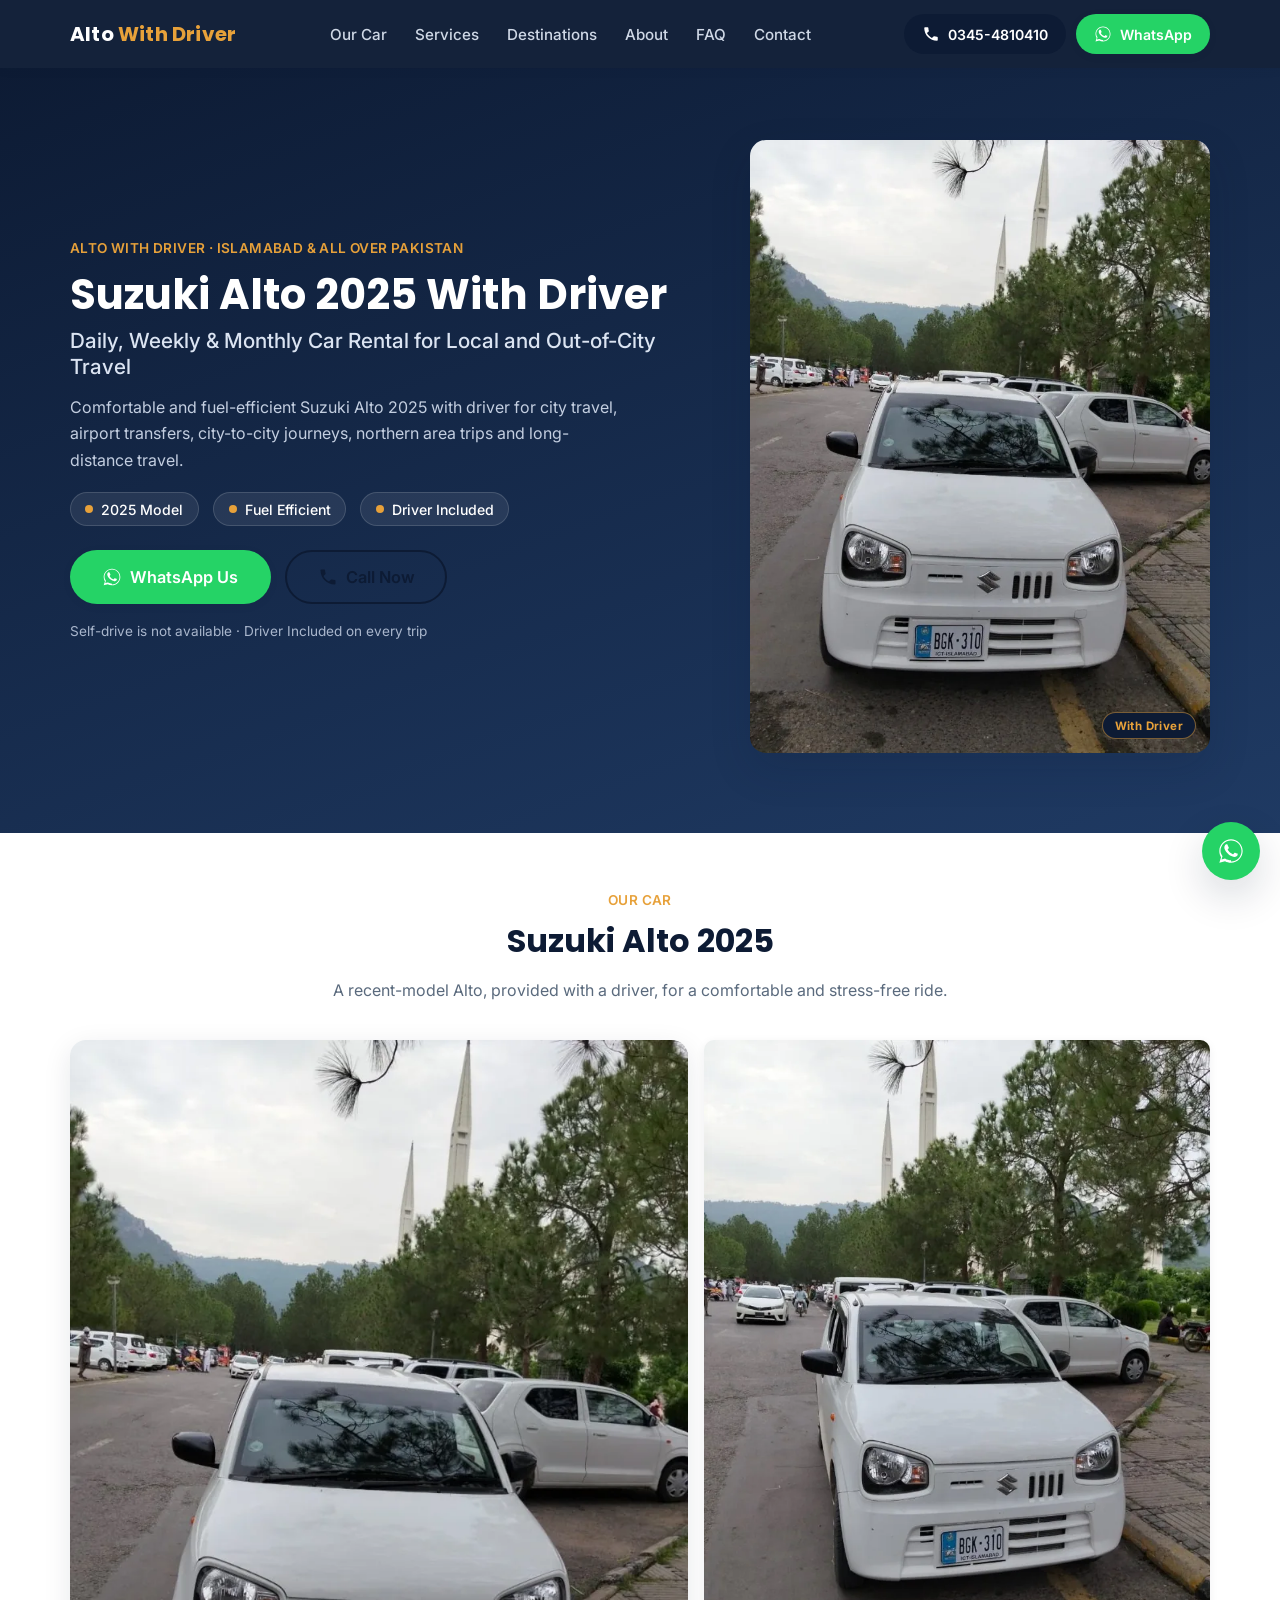
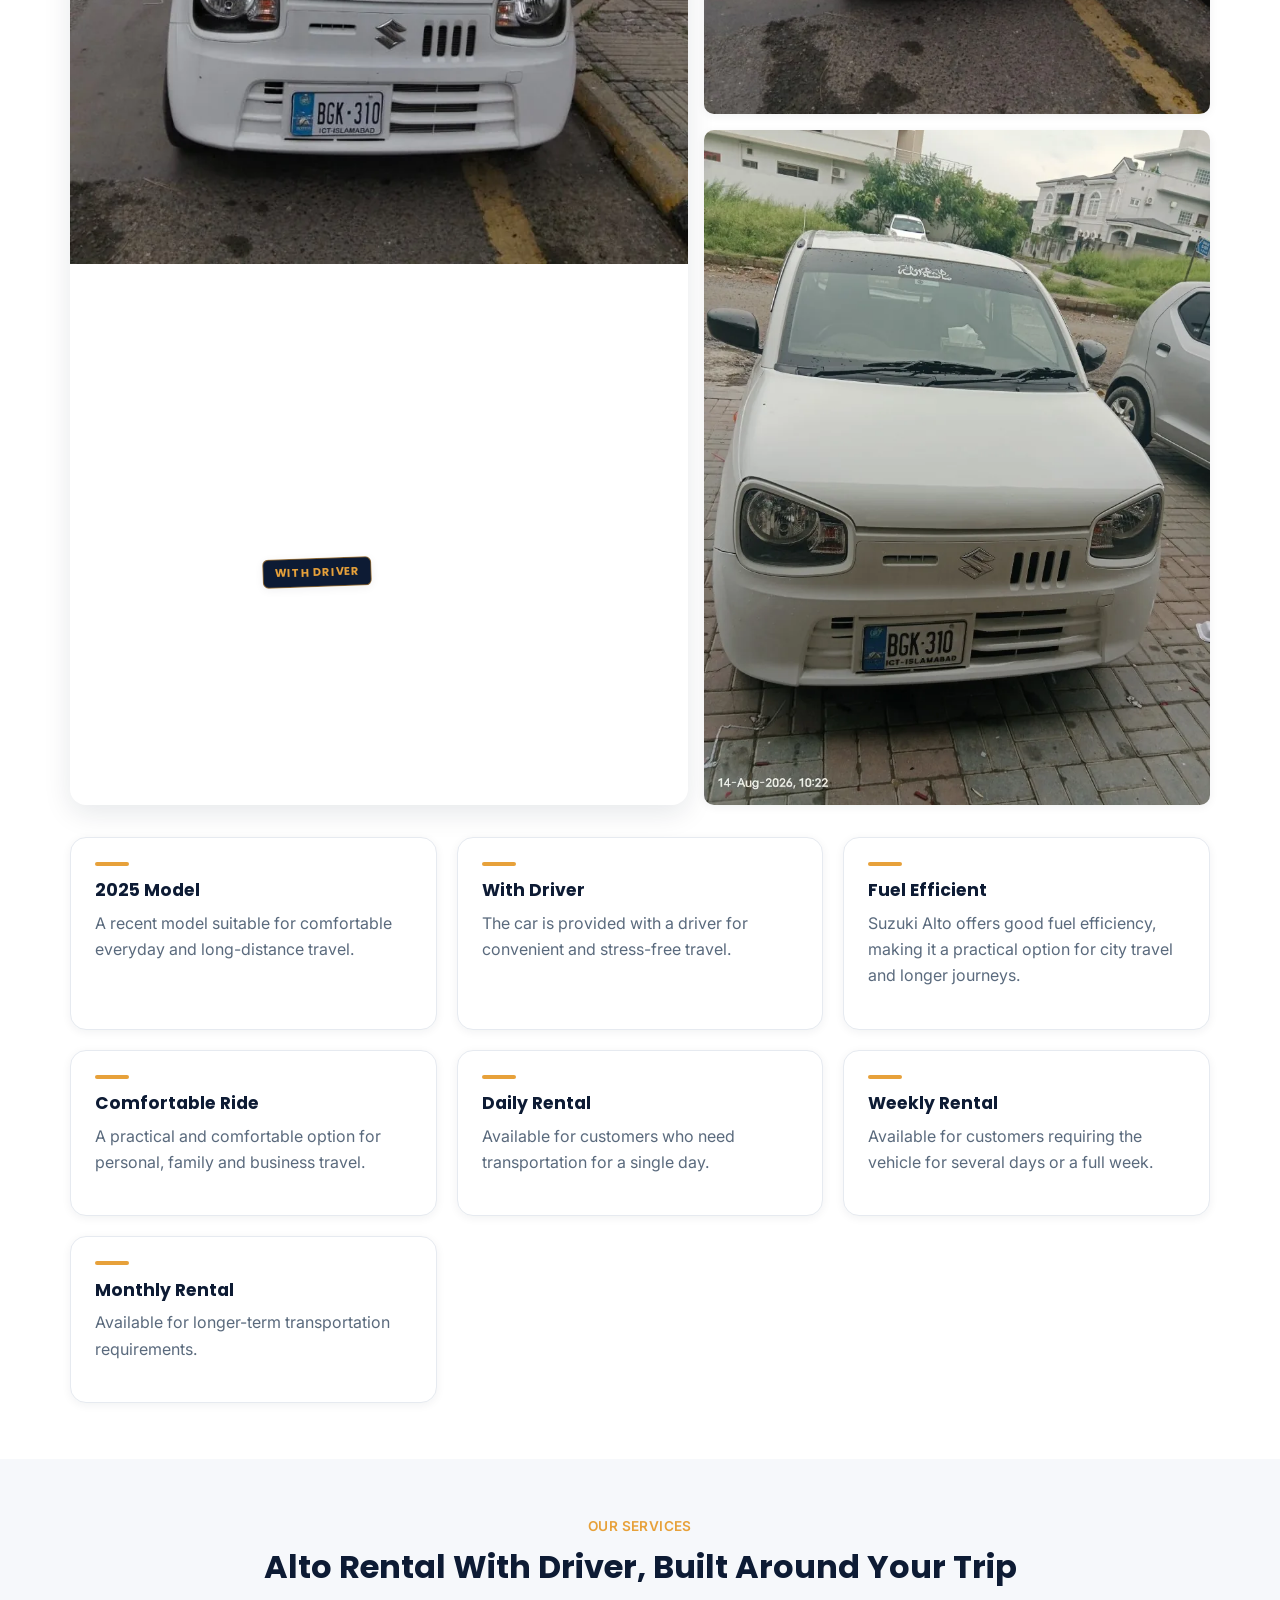
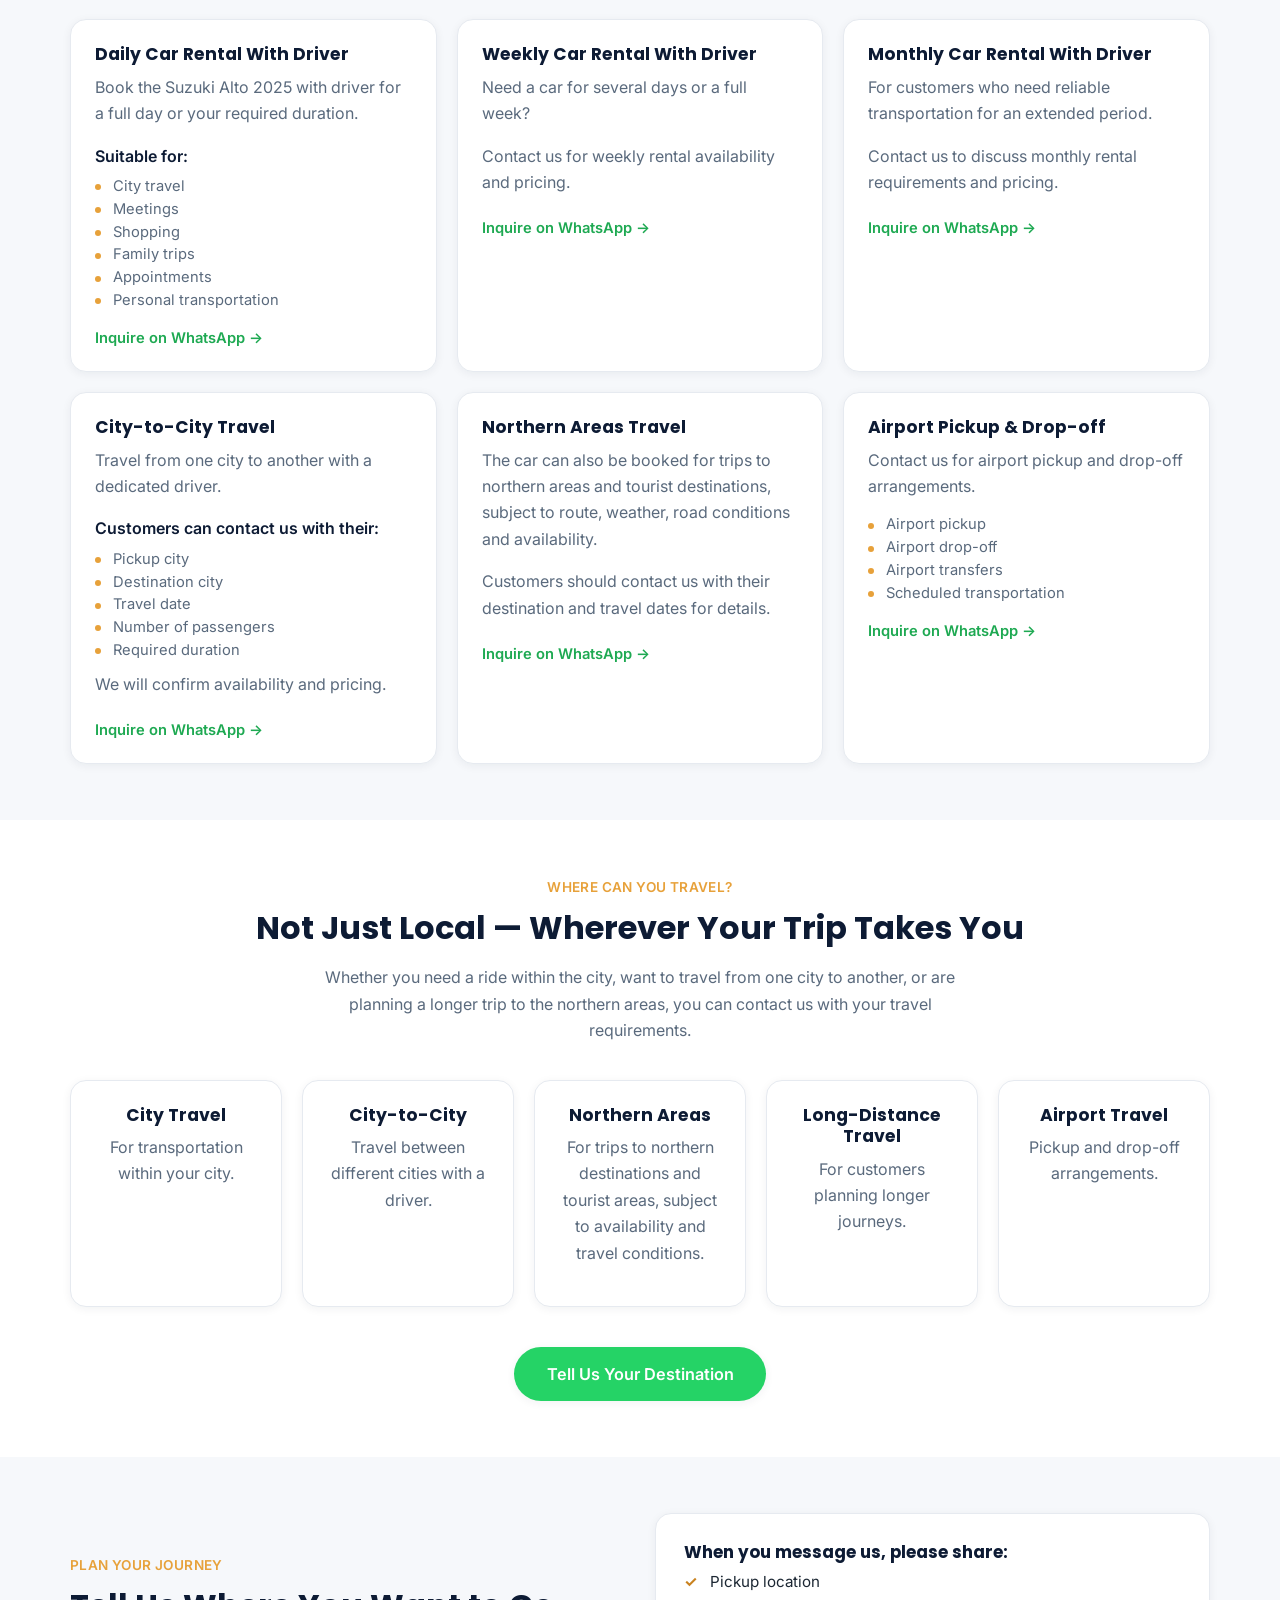
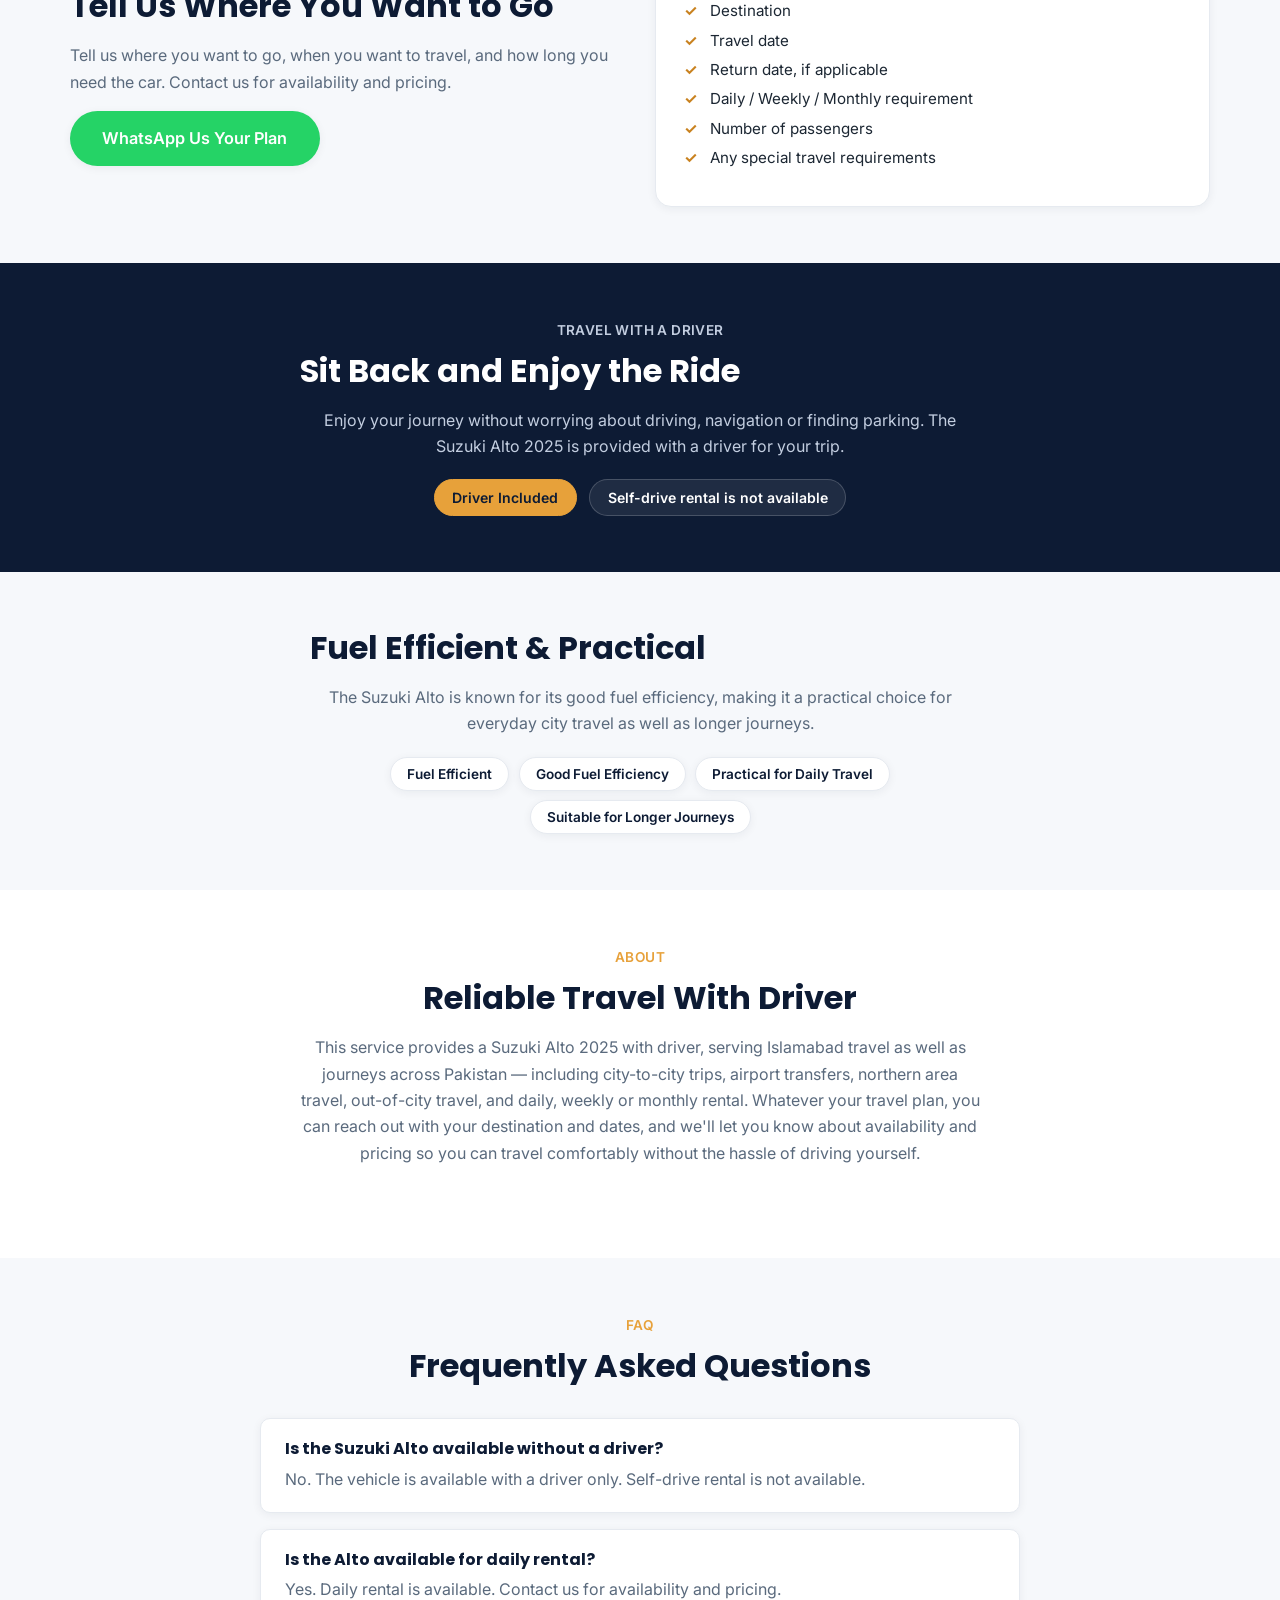
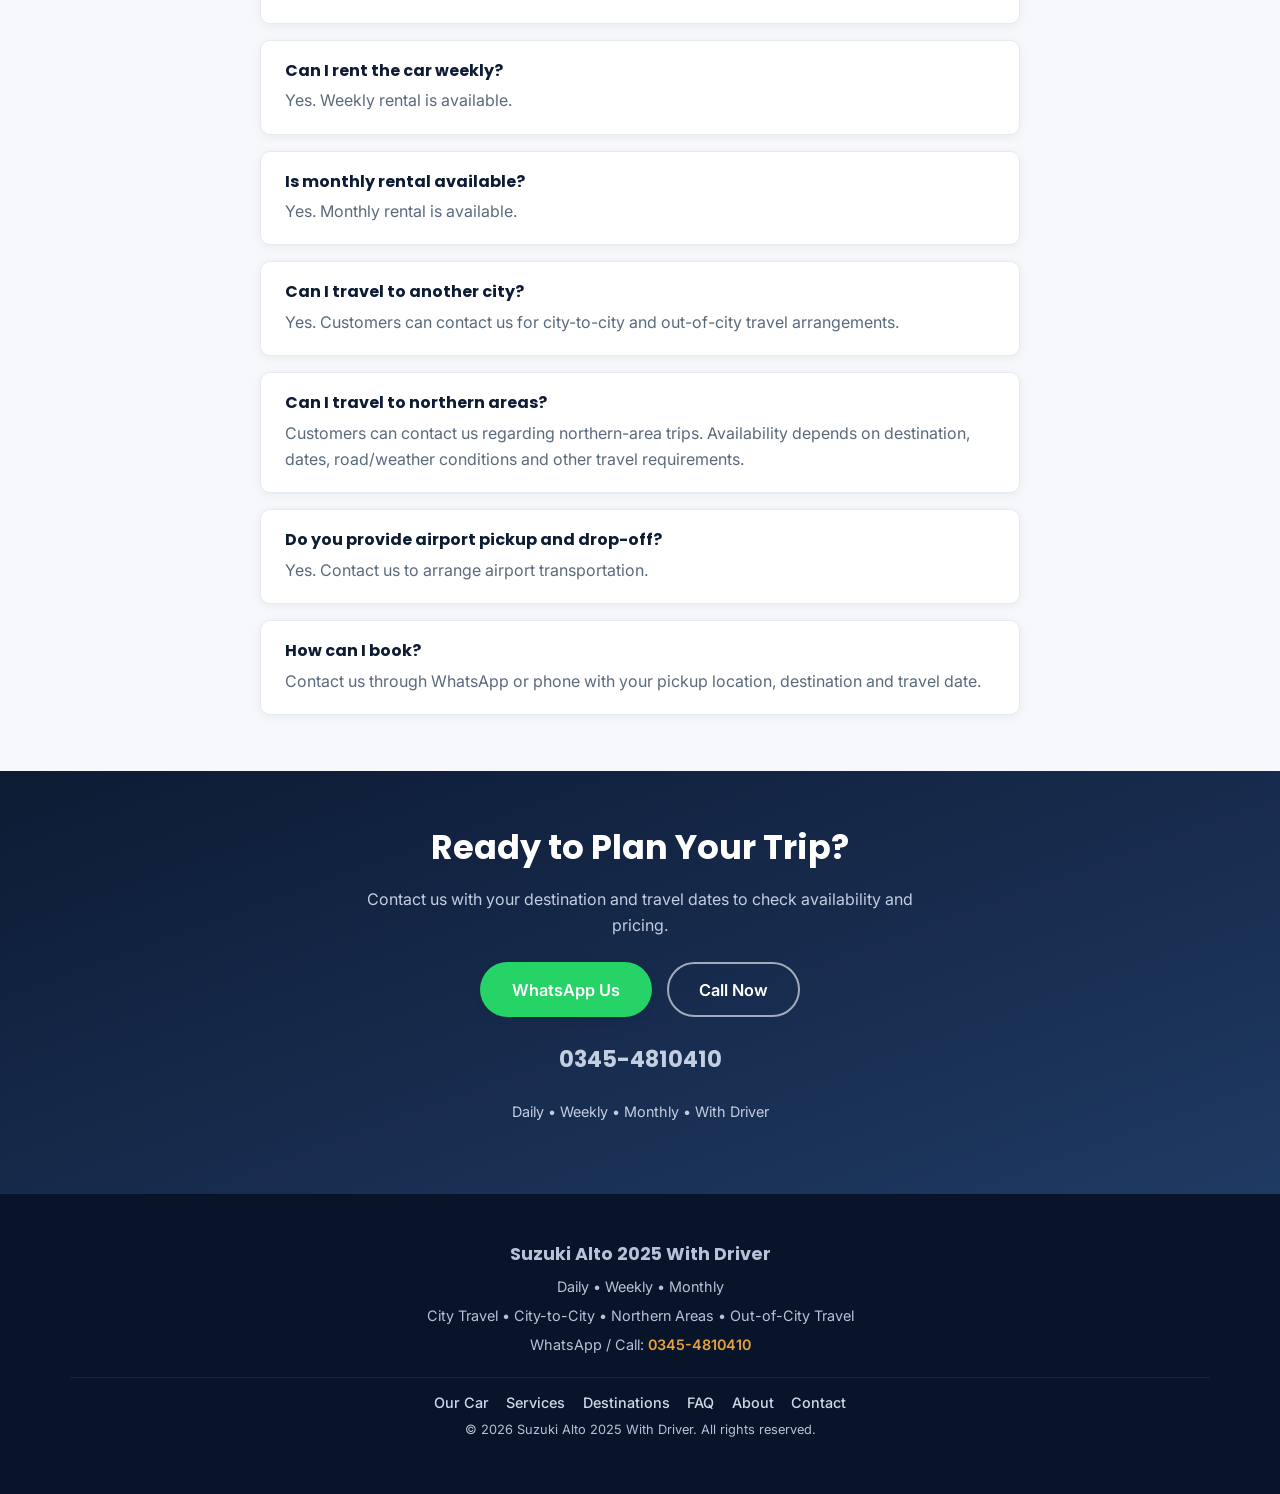
<file: index.html>
<!DOCTYPE html>
<html lang="en-PK">
<head>
<meta charset="UTF-8">
<meta name="viewport" content="width=device-width, initial-scale=1.0">
<title>Suzuki Alto 2025 With Driver | Daily, Weekly &amp; Monthly Car Rental in Pakistan</title>
<meta name="description" content="Rent the Suzuki Alto 2025 with driver for daily, weekly or monthly travel. City rides, airport transfers, city-to-city trips, out-of-city and northern area journeys across Pakistan. Contact us on WhatsApp or call for availability and pricing.">
<meta name="keywords" content="Alto rental with driver Islamabad, Suzuki Alto 2025 with driver, car rental with driver Islamabad, car with driver Pakistan, city to city car rental Pakistan, out of city car rental with driver, northern areas car rental with driver, daily car rental with driver, weekly car rental with driver, monthly car rental with driver, airport car service Islamabad, intercity car rental Pakistan">
<meta name="robots" content="index, follow">
<link rel="canonical" href="https://alto-with-driver.vercel.app/">

<!-- Open Graph -->
<meta property="og:type" content="website">
<meta property="og:locale" content="en_PK">
<meta property="og:title" content="Suzuki Alto 2025 With Driver | Daily, Weekly & Monthly Car Rental">
<meta property="og:description" content="Comfortable Suzuki Alto 2025 with driver for city travel, airport transfers, city-to-city journeys, northern area trips and long-distance travel. Contact us on WhatsApp for availability and pricing.">
<meta property="og:image" content="https://alto-with-driver.vercel.app/images/suzuki-alto-2025-with-driver-front.jpg">
<meta property="og:image:width" content="768">
<meta property="og:image:height" content="1024">
<meta property="og:url" content="https://alto-with-driver.vercel.app/">
<meta property="og:site_name" content="Suzuki Alto 2025 With Driver">

<!-- Twitter -->
<meta name="twitter:card" content="summary_large_image">
<meta name="twitter:title" content="Suzuki Alto 2025 With Driver | Daily, Weekly & Monthly Car Rental">
<meta name="twitter:description" content="Comfortable Suzuki Alto 2025 with driver for city travel, airport transfers, city-to-city journeys, northern area trips and long-distance travel.">
<meta name="twitter:image" content="https://alto-with-driver.vercel.app/images/suzuki-alto-2025-with-driver-front.jpg">

<link rel="icon" type="image/png" sizes="32x32" href="/favicon-32.png">
<link rel="icon" type="image/png" sizes="16x16" href="/favicon-16.png">
<link rel="icon" href="/favicon.ico" sizes="any">
<link rel="apple-touch-icon" sizes="180x180" href="/apple-touch-icon.png">
<link rel="manifest" href="/site.webmanifest">
<meta name="theme-color" content="#0d1b34">

<link rel="preconnect" href="https://fonts.googleapis.com">
<link rel="preconnect" href="https://fonts.gstatic.com" crossorigin>
<link href="https://fonts.googleapis.com/css2?family=Inter:wght@400;500;600;700&family=Poppins:wght@700&display=swap" rel="stylesheet">

<link rel="stylesheet" href="css/style.css">
<link rel="preload" as="image" href="images/suzuki-alto-2025-with-driver-front.webp" fetchpriority="high">

<script type="application/ld+json">
{
  "@context": "https://schema.org",
  "@type": "AutoRental",
  "name": "Suzuki Alto 2025 With Driver",
  "url": "https://alto-with-driver.vercel.app/",
  "image": "https://alto-with-driver.vercel.app/images/suzuki-alto-2025-with-driver-front.jpg",
  "description": "Single-car rental service offering a Suzuki Alto 2025 with driver for daily, weekly and monthly travel, including city travel, airport transfers, city-to-city trips, out-of-city and northern area journeys across Pakistan.",
  "telephone": "+923454810410",
  "priceRange": "Contact for pricing",
  "areaServed": {
    "@type": "Country",
    "name": "Pakistan"
  },
  "address": {
    "@type": "PostalAddress",
    "addressLocality": "Islamabad",
    "addressCountry": "PK"
  },
  "hasOfferCatalog": {
    "@type": "OfferCatalog",
    "name": "Suzuki Alto 2025 With Driver - Rental Services",
    "itemListElement": [
      {
        "@type": "Offer",
        "itemOffered": {
          "@type": "Service",
          "name": "Daily Car Rental With Driver",
          "description": "Book the Suzuki Alto 2025 with driver for a full day or your required duration."
        }
      },
      {
        "@type": "Offer",
        "itemOffered": {
          "@type": "Service",
          "name": "Weekly Car Rental With Driver",
          "description": "Rent the Suzuki Alto 2025 with driver for several days or a full week."
        }
      },
      {
        "@type": "Offer",
        "itemOffered": {
          "@type": "Service",
          "name": "Monthly Car Rental With Driver",
          "description": "Reliable Suzuki Alto 2025 with driver transportation for an extended, monthly period."
        }
      },
      {
        "@type": "Offer",
        "itemOffered": {
          "@type": "Service",
          "name": "City-to-City Travel",
          "description": "Travel from one city to another across Pakistan with a dedicated driver."
        }
      },
      {
        "@type": "Offer",
        "itemOffered": {
          "@type": "Service",
          "name": "Northern Areas Travel",
          "description": "Trips to northern areas and tourist destinations, subject to route, weather, road conditions and availability."
        }
      },
      {
        "@type": "Offer",
        "itemOffered": {
          "@type": "Service",
          "name": "Airport Pickup & Drop-off",
          "description": "Airport pickup, drop-off and scheduled airport transfer transportation with driver."
        }
      }
    ]
  }
}
</script>

<script type="application/ld+json">
{
  "@context": "https://schema.org",
  "@type": "FAQPage",
  "mainEntity": [
    {
      "@type": "Question",
      "name": "Is the Suzuki Alto available without a driver?",
      "acceptedAnswer": {
        "@type": "Answer",
        "text": "No. The vehicle is available with a driver only. Self-drive rental is not available."
      }
    },
    {
      "@type": "Question",
      "name": "Is the Alto available for daily rental?",
      "acceptedAnswer": {
        "@type": "Answer",
        "text": "Yes. Daily rental is available. Contact us for availability and pricing."
      }
    },
    {
      "@type": "Question",
      "name": "Can I rent the car weekly?",
      "acceptedAnswer": {
        "@type": "Answer",
        "text": "Yes. Weekly rental is available."
      }
    },
    {
      "@type": "Question",
      "name": "Is monthly rental available?",
      "acceptedAnswer": {
        "@type": "Answer",
        "text": "Yes. Monthly rental is available."
      }
    },
    {
      "@type": "Question",
      "name": "Can I travel to another city?",
      "acceptedAnswer": {
        "@type": "Answer",
        "text": "Yes. Customers can contact us for city-to-city and out-of-city travel arrangements."
      }
    },
    {
      "@type": "Question",
      "name": "Can I travel to northern areas?",
      "acceptedAnswer": {
        "@type": "Answer",
        "text": "Customers can contact us regarding northern-area trips. Availability depends on destination, dates, road/weather conditions and other travel requirements."
      }
    },
    {
      "@type": "Question",
      "name": "Do you provide airport pickup and drop-off?",
      "acceptedAnswer": {
        "@type": "Answer",
        "text": "Yes. Contact us to arrange airport transportation."
      }
    },
    {
      "@type": "Question",
      "name": "How can I book?",
      "acceptedAnswer": {
        "@type": "Answer",
        "text": "Contact us through WhatsApp or phone with your pickup location, destination and travel date."
      }
    }
  ]
}
</script>
</head>
<body>

<a href="#main" class="skip-link">Skip to content</a>

<!-- ===================== HEADER / NAV ===================== -->
<header class="site-header" id="top">
  <div class="container header-inner">
    <a href="#top" class="logo">Alto <span>With Driver</span></a>

    <nav class="main-nav" id="main-nav">
      <ul>
        <li><a href="#our-car">Our Car</a></li>
        <li><a href="#services">Services</a></li>
        <li><a href="#destinations">Destinations</a></li>
        <li><a href="#about">About</a></li>
        <li><a href="#faq">FAQ</a></li>
        <li><a href="#contact">Contact</a></li>
      </ul>
    </nav>

    <div class="header-actions">
      <a class="btn btn-call btn-sm" href="tel:+923454810410" aria-label="Call 0345-4810410">
        <svg viewBox="0 0 24 24" width="18" height="18" fill="currentColor" aria-hidden="true"><path d="M6.6 10.8c1.4 2.8 3.8 5.1 6.6 6.6l2.2-2.2c.3-.3.7-.4 1-.2 1.1.4 2.3.6 3.6.6.6 0 1 .4 1 1V20c0 .6-.4 1-1 1-9.4 0-17-7.6-17-17 0-.6.4-1 1-1h3.5c.6 0 1 .4 1 1 0 1.3.2 2.5.6 3.6.1.4 0 .8-.2 1L6.6 10.8z"/></svg>
        <span>0345-4810410</span>
      </a>
      <a class="btn btn-whatsapp btn-sm" href="https://wa.me/923454810410?text=Hello%2C%20I%20am%20interested%20in%20renting%20the%20Suzuki%20Alto%202025%20with%20driver.%20I%20would%20like%20to%20know%20about%20availability%20and%20pricing." target="_blank" rel="noopener">
        <svg viewBox="0 0 24 24" width="18" height="18" fill="currentColor" aria-hidden="true"><path d="M17.5 14.4c-.3-.1-1.7-.8-1.9-.9-.3-.1-.5-.1-.6.1-.2.3-.7.9-.9 1-.2.2-.3.2-.6.1-1.9-.9-3.1-1.7-4.3-3.7-.2-.3 0-.4.2-.6.2-.2.4-.5.6-.7.2-.2.2-.4.1-.6-.1-.2-.7-1.7-1-2.3-.2-.5-.4-.5-.6-.5h-.5c-.2 0-.5.1-.7.3-.3.3-1 1-1 2.4s1 2.8 1.1 3c.1.2 2 3.1 4.9 4.3 2.9 1.2 2.9.8 3.4.7.5-.1 1.7-.7 1.9-1.4.2-.7.2-1.3.1-1.4-.1-.1-.3-.2-.6-.3z"/><path d="M12 2C6.5 2 2 6.5 2 12c0 1.9.5 3.7 1.5 5.3L2 22l4.9-1.3c1.5.8 3.2 1.3 5.1 1.3 5.5 0 10-4.5 10-10S17.5 2 12 2zm0 18c-1.7 0-3.4-.5-4.8-1.3l-.3-.2-3 .8.8-2.9-.2-.3C3.6 14.6 3 13.3 3 12c0-5 4-9 9-9s9 4 9 9-4 9-9 9z"/></svg>
        <span>WhatsApp</span>
      </a>
    </div>

    <button class="nav-toggle" id="nav-toggle" aria-label="Open menu" aria-expanded="false" aria-controls="main-nav">
      <span></span><span></span><span></span>
    </button>
  </div>
</header>

<main id="main">

<!-- ===================== HERO ===================== -->
<section class="hero">
  <div class="container hero-inner">
    <div class="hero-text">
      <p class="eyebrow">Alto With Driver &middot; Islamabad &amp; All Over Pakistan</p>
      <h1>Suzuki Alto 2025 With Driver</h1>
      <h2>Daily, Weekly &amp; Monthly Car Rental for Local and Out-of-City Travel</h2>
      <p class="hero-lead">Comfortable and fuel-efficient Suzuki Alto 2025 with driver for city travel, airport transfers, city-to-city journeys, northern area trips and long-distance travel.</p>

      <ul class="hero-highlights">
        <li><span class="dot"></span>2025 Model</li>
        <li><span class="dot"></span>Fuel Efficient</li>
        <li><span class="dot"></span>Driver Included</li>
      </ul>

      <div class="hero-ctas">
        <a class="btn btn-whatsapp btn-lg" href="https://wa.me/923454810410?text=Hello%2C%20I%20am%20interested%20in%20renting%20the%20Suzuki%20Alto%202025%20with%20driver.%20I%20would%20like%20to%20know%20about%20availability%20and%20pricing." target="_blank" rel="noopener">
          <svg viewBox="0 0 24 24" width="20" height="20" fill="currentColor" aria-hidden="true"><path d="M17.5 14.4c-.3-.1-1.7-.8-1.9-.9-.3-.1-.5-.1-.6.1-.2.3-.7.9-.9 1-.2.2-.3.2-.6.1-1.9-.9-3.1-1.7-4.3-3.7-.2-.3 0-.4.2-.6.2-.2.4-.5.6-.7.2-.2.2-.4.1-.6-.1-.2-.7-1.7-1-2.3-.2-.5-.4-.5-.6-.5h-.5c-.2 0-.5.1-.7.3-.3.3-1 1-1 2.4s1 2.8 1.1 3c.1.2 2 3.1 4.9 4.3 2.9 1.2 2.9.8 3.4.7.5-.1 1.7-.7 1.9-1.4.2-.7.2-1.3.1-1.4-.1-.1-.3-.2-.6-.3z"/><path d="M12 2C6.5 2 2 6.5 2 12c0 1.9.5 3.7 1.5 5.3L2 22l4.9-1.3c1.5.8 3.2 1.3 5.1 1.3 5.5 0 10-4.5 10-10S17.5 2 12 2zm0 18c-1.7 0-3.4-.5-4.8-1.3l-.3-.2-3 .8.8-2.9-.2-.3C3.6 14.6 3 13.3 3 12c0-5 4-9 9-9s9 4 9 9-4 9-9 9z"/></svg>
          WhatsApp Us
        </a>
        <a class="btn btn-call-outline btn-lg" href="tel:+923454810410">
          <svg viewBox="0 0 24 24" width="20" height="20" fill="currentColor" aria-hidden="true"><path d="M6.6 10.8c1.4 2.8 3.8 5.1 6.6 6.6l2.2-2.2c.3-.3.7-.4 1-.2 1.1.4 2.3.6 3.6.6.6 0 1 .4 1 1V20c0 .6-.4 1-1 1-9.4 0-17-7.6-17-17 0-.6.4-1 1-1h3.5c.6 0 1 .4 1 1 0 1.3.2 2.5.6 3.6.1.4 0 .8-.2 1L6.6 10.8z"/></svg>
          Call Now
        </a>
      </div>
      <p class="hero-note">Self-drive is not available &middot; Driver Included on every trip</p>
    </div>

    <div class="hero-media">
      <div class="hero-image-frame">
        <picture>
          <source srcset="images/suzuki-alto-2025-with-driver-front.webp" type="image/webp">
          <img src="images/suzuki-alto-2025-with-driver-front.jpg" alt="Suzuki Alto 2025 with driver available for daily, weekly and monthly rental" width="768" height="1024" fetchpriority="high">
        </picture>
        <span class="badge-driver">With Driver</span>
      </div>
    </div>
  </div>
</section>

<!-- ===================== OUR CAR ===================== -->
<section class="section" id="our-car">
  <div class="container">
    <p class="eyebrow center">Our Car</p>
    <h2 class="section-title center">Suzuki Alto 2025</h2>
    <p class="section-lead center">A recent-model Alto, provided with a driver, for a comfortable and stress-free ride.</p>

    <div class="car-showcase">
      <div class="car-showcase-image">
        <picture>
          <source srcset="images/suzuki-alto-2025-with-driver-front.webp" type="image/webp">
          <img src="images/suzuki-alto-2025-with-driver-front.jpg" alt="Front view of the Suzuki Alto 2025 with driver, parked and ready for rental" width="768" height="1024" loading="lazy">
        </picture>
        <span class="plate-sticker" aria-hidden="true">WITH DRIVER</span>
      </div>
      <div class="car-showcase-gallery">
        <picture>
          <source srcset="images/suzuki-alto-2025-with-driver-side.webp" type="image/webp">
          <img src="images/suzuki-alto-2025-with-driver-side.jpg" alt="Suzuki Alto 2025 with driver parked near Islamabad, available for city and out-of-city travel" width="768" height="1024" loading="lazy">
        </picture>
        <picture>
          <source srcset="images/suzuki-alto-2025-with-driver-closeup.webp" type="image/webp">
          <img src="images/suzuki-alto-2025-with-driver-closeup.jpg" alt="Close-up front view of the Suzuki Alto 2025 available for rental with driver" width="768" height="1024" loading="lazy">
        </picture>
      </div>
    </div>

    <div class="card-grid features-grid">
      <div class="feature-card fade-in">
        <h3>2025 Model</h3>
        <p>A recent model suitable for comfortable everyday and long-distance travel.</p>
      </div>
      <div class="feature-card fade-in">
        <h3>With Driver</h3>
        <p>The car is provided with a driver for convenient and stress-free travel.</p>
      </div>
      <div class="feature-card fade-in">
        <h3>Fuel Efficient</h3>
        <p>Suzuki Alto offers good fuel efficiency, making it a practical option for city travel and longer journeys.</p>
      </div>
      <div class="feature-card fade-in">
        <h3>Comfortable Ride</h3>
        <p>A practical and comfortable option for personal, family and business travel.</p>
      </div>
      <div class="feature-card fade-in">
        <h3>Daily Rental</h3>
        <p>Available for customers who need transportation for a single day.</p>
      </div>
      <div class="feature-card fade-in">
        <h3>Weekly Rental</h3>
        <p>Available for customers requiring the vehicle for several days or a full week.</p>
      </div>
      <div class="feature-card fade-in">
        <h3>Monthly Rental</h3>
        <p>Available for longer-term transportation requirements.</p>
      </div>
    </div>
  </div>
</section>

<!-- ===================== SERVICES ===================== -->
<section class="section section-alt" id="services">
  <div class="container">
    <p class="eyebrow center">Our Services</p>
    <h2 class="section-title center">Alto Rental With Driver, Built Around Your Trip</h2>

    <div class="card-grid services-grid">
      <div class="service-card fade-in">
        <h3>Daily Car Rental With Driver</h3>
        <p>Book the Suzuki Alto 2025 with driver for a full day or your required duration.</p>
        <p class="service-suitable">Suitable for:</p>
        <ul>
          <li>City travel</li>
          <li>Meetings</li>
          <li>Shopping</li>
          <li>Family trips</li>
          <li>Appointments</li>
          <li>Personal transportation</li>
        </ul>
        <a class="link-cta" href="https://wa.me/923454810410?text=Hello%2C%20I%20am%20interested%20in%20renting%20the%20Suzuki%20Alto%202025%20with%20driver.%20I%20would%20like%20to%20know%20about%20availability%20and%20pricing." target="_blank" rel="noopener">Inquire on WhatsApp &rarr;</a>
      </div>

      <div class="service-card fade-in">
        <h3>Weekly Car Rental With Driver</h3>
        <p>Need a car for several days or a full week?</p>
        <p>Contact us for weekly rental availability and pricing.</p>
        <a class="link-cta" href="https://wa.me/923454810410?text=Hello%2C%20I%20am%20interested%20in%20renting%20the%20Suzuki%20Alto%202025%20with%20driver.%20I%20would%20like%20to%20know%20about%20availability%20and%20pricing." target="_blank" rel="noopener">Inquire on WhatsApp &rarr;</a>
      </div>

      <div class="service-card fade-in">
        <h3>Monthly Car Rental With Driver</h3>
        <p>For customers who need reliable transportation for an extended period.</p>
        <p>Contact us to discuss monthly rental requirements and pricing.</p>
        <a class="link-cta" href="https://wa.me/923454810410?text=Hello%2C%20I%20am%20interested%20in%20renting%20the%20Suzuki%20Alto%202025%20with%20driver.%20I%20would%20like%20to%20know%20about%20availability%20and%20pricing." target="_blank" rel="noopener">Inquire on WhatsApp &rarr;</a>
      </div>

      <div class="service-card fade-in">
        <h3>City-to-City Travel</h3>
        <p>Travel from one city to another with a dedicated driver.</p>
        <p class="service-suitable">Customers can contact us with their:</p>
        <ul>
          <li>Pickup city</li>
          <li>Destination city</li>
          <li>Travel date</li>
          <li>Number of passengers</li>
          <li>Required duration</li>
        </ul>
        <p>We will confirm availability and pricing.</p>
        <a class="link-cta" href="https://wa.me/923454810410?text=Hello%2C%20I%20am%20interested%20in%20renting%20the%20Suzuki%20Alto%202025%20with%20driver.%20I%20would%20like%20to%20know%20about%20availability%20and%20pricing." target="_blank" rel="noopener">Inquire on WhatsApp &rarr;</a>
      </div>

      <div class="service-card fade-in">
        <h3>Northern Areas Travel</h3>
        <p>The car can also be booked for trips to northern areas and tourist destinations, subject to route, weather, road conditions and availability.</p>
        <p>Customers should contact us with their destination and travel dates for details.</p>
        <a class="link-cta" href="https://wa.me/923454810410?text=Hello%2C%20I%20am%20interested%20in%20renting%20the%20Suzuki%20Alto%202025%20with%20driver.%20I%20would%20like%20to%20know%20about%20availability%20and%20pricing." target="_blank" rel="noopener">Inquire on WhatsApp &rarr;</a>
      </div>

      <div class="service-card fade-in">
        <h3>Airport Pickup &amp; Drop-off</h3>
        <p>Contact us for airport pickup and drop-off arrangements.</p>
        <ul>
          <li>Airport pickup</li>
          <li>Airport drop-off</li>
          <li>Airport transfers</li>
          <li>Scheduled transportation</li>
        </ul>
        <a class="link-cta" href="https://wa.me/923454810410?text=Hello%2C%20I%20am%20interested%20in%20renting%20the%20Suzuki%20Alto%202025%20with%20driver.%20I%20would%20like%20to%20know%20about%20availability%20and%20pricing." target="_blank" rel="noopener">Inquire on WhatsApp &rarr;</a>
      </div>
    </div>
  </div>
</section>

<!-- ===================== DESTINATIONS ===================== -->
<section class="section" id="destinations">
  <div class="container">
    <p class="eyebrow center">Where Can You Travel?</p>
    <h2 class="section-title center">Not Just Local &mdash; Wherever Your Trip Takes You</h2>
    <p class="section-lead center">Whether you need a ride within the city, want to travel from one city to another, or are planning a longer trip to the northern areas, you can contact us with your travel requirements.</p>

    <div class="card-grid destinations-grid">
      <div class="destination-card fade-in">
        <h3>City Travel</h3>
        <p>For transportation within your city.</p>
      </div>
      <div class="destination-card fade-in">
        <h3>City-to-City</h3>
        <p>Travel between different cities with a driver.</p>
      </div>
      <div class="destination-card fade-in">
        <h3>Northern Areas</h3>
        <p>For trips to northern destinations and tourist areas, subject to availability and travel conditions.</p>
      </div>
      <div class="destination-card fade-in">
        <h3>Long-Distance Travel</h3>
        <p>For customers planning longer journeys.</p>
      </div>
      <div class="destination-card fade-in">
        <h3>Airport Travel</h3>
        <p>Pickup and drop-off arrangements.</p>
      </div>
    </div>

    <div class="center-cta">
      <a class="btn btn-whatsapp btn-lg" href="https://wa.me/923454810410?text=Hello%2C%20I%20am%20interested%20in%20renting%20the%20Suzuki%20Alto%202025%20with%20driver.%20I%20would%20like%20to%20know%20about%20availability%20and%20pricing." target="_blank" rel="noopener">Tell Us Your Destination</a>
    </div>
  </div>
</section>

<!-- ===================== BOOKING / PLAN YOUR JOURNEY ===================== -->
<section class="section section-alt" id="plan">
  <div class="container">
    <div class="plan-layout">
      <div class="plan-text">
        <p class="eyebrow">Plan Your Journey</p>
        <h2 class="section-title">Tell Us Where You Want to Go</h2>
        <p>Tell us where you want to go, when you want to travel, and how long you need the car. Contact us for availability and pricing.</p>
        <a class="btn btn-whatsapp btn-lg" href="https://wa.me/923454810410?text=Hello%2C%20I%20am%20interested%20in%20renting%20the%20Suzuki%20Alto%202025%20with%20driver.%20I%20would%20like%20to%20know%20about%20availability%20and%20pricing." target="_blank" rel="noopener">WhatsApp Us Your Plan</a>
      </div>
      <div class="plan-checklist">
        <h3>When you message us, please share:</h3>
        <ul>
          <li>Pickup location</li>
          <li>Destination</li>
          <li>Travel date</li>
          <li>Return date, if applicable</li>
          <li>Daily / Weekly / Monthly requirement</li>
          <li>Number of passengers</li>
          <li>Any special travel requirements</li>
        </ul>
      </div>
    </div>
  </div>
</section>

<!-- ===================== DRIVER INCLUDED ===================== -->
<section class="section driver-section" id="driver">
  <div class="container driver-inner">
    <p class="eyebrow">Travel With a Driver</p>
    <h2 class="section-title">Sit Back and Enjoy the Ride</h2>
    <p>Enjoy your journey without worrying about driving, navigation or finding parking. The Suzuki Alto 2025 is provided with a driver for your trip.</p>
    <div class="driver-tags">
      <span class="tag tag-accent">Driver Included</span>
      <span class="tag">Self-drive rental is not available</span>
    </div>
  </div>
</section>

<!-- ===================== FUEL EFFICIENCY ===================== -->
<section class="section fuel-section">
  <div class="container fuel-inner">
    <h2 class="section-title">Fuel Efficient &amp; Practical</h2>
    <p>The Suzuki Alto is known for its good fuel efficiency, making it a practical choice for everyday city travel as well as longer journeys.</p>
    <ul class="fuel-tags">
      <li>Fuel Efficient</li>
      <li>Good Fuel Efficiency</li>
      <li>Practical for Daily Travel</li>
      <li>Suitable for Longer Journeys</li>
    </ul>
  </div>
</section>

<!-- ===================== ABOUT ===================== -->
<section class="section" id="about">
  <div class="container about-inner">
    <p class="eyebrow center">About</p>
    <h2 class="section-title center">Reliable Travel With Driver</h2>
    <p class="section-lead center">
      This service provides a Suzuki Alto 2025 with driver, serving Islamabad travel as well as journeys across
      Pakistan &mdash; including city-to-city trips, airport transfers, northern area travel, out-of-city travel, and
      daily, weekly or monthly rental. Whatever your travel plan, you can reach out with your destination and dates,
      and we'll let you know about availability and pricing so you can travel comfortably without the hassle of
      driving yourself.
    </p>
  </div>
</section>

<!-- ===================== FAQ ===================== -->
<section class="section section-alt" id="faq">
  <div class="container faq-inner">
    <p class="eyebrow center">FAQ</p>
    <h2 class="section-title center">Frequently Asked Questions</h2>

    <div class="faq-list">
      <div class="faq-item">
        <h3>Is the Suzuki Alto available without a driver?</h3>
        <p>No. The vehicle is available with a driver only. Self-drive rental is not available.</p>
      </div>
      <div class="faq-item">
        <h3>Is the Alto available for daily rental?</h3>
        <p>Yes. Daily rental is available. Contact us for availability and pricing.</p>
      </div>
      <div class="faq-item">
        <h3>Can I rent the car weekly?</h3>
        <p>Yes. Weekly rental is available.</p>
      </div>
      <div class="faq-item">
        <h3>Is monthly rental available?</h3>
        <p>Yes. Monthly rental is available.</p>
      </div>
      <div class="faq-item">
        <h3>Can I travel to another city?</h3>
        <p>Yes. Customers can contact us for city-to-city and out-of-city travel arrangements.</p>
      </div>
      <div class="faq-item">
        <h3>Can I travel to northern areas?</h3>
        <p>Customers can contact us regarding northern-area trips. Availability depends on destination, dates, road/weather conditions and other travel requirements.</p>
      </div>
      <div class="faq-item">
        <h3>Do you provide airport pickup and drop-off?</h3>
        <p>Yes. Contact us to arrange airport transportation.</p>
      </div>
      <div class="faq-item">
        <h3>How can I book?</h3>
        <p>Contact us through WhatsApp or phone with your pickup location, destination and travel date.</p>
      </div>
    </div>
  </div>
</section>

<!-- ===================== FINAL CTA ===================== -->
<section class="section final-cta" id="contact">
  <div class="container final-cta-inner">
    <h2>Ready to Plan Your Trip?</h2>
    <p>Contact us with your destination and travel dates to check availability and pricing.</p>
    <div class="hero-ctas center-ctas">
      <a class="btn btn-whatsapp btn-lg" href="https://wa.me/923454810410?text=Hello%2C%20I%20am%20interested%20in%20renting%20the%20Suzuki%20Alto%202025%20with%20driver.%20I%20would%20like%20to%20know%20about%20availability%20and%20pricing." target="_blank" rel="noopener">WhatsApp Us</a>
      <a class="btn btn-call-outline-invert btn-lg" href="tel:+923454810410">Call Now</a>
    </div>
    <p class="final-cta-phone">0345-4810410</p>
    <p class="final-cta-tags">Daily &bull; Weekly &bull; Monthly &bull; With Driver</p>
  </div>
</section>

</main>

<!-- ===================== FOOTER ===================== -->
<footer class="site-footer">
  <div class="container footer-inner">
    <p class="footer-title">Suzuki Alto 2025 With Driver</p>
    <p>Daily &bull; Weekly &bull; Monthly</p>
    <p>City Travel &bull; City-to-City &bull; Northern Areas &bull; Out-of-City Travel</p>
    <p>WhatsApp / Call: <a href="tel:+923454810410">0345-4810410</a></p>

    <nav class="footer-nav" aria-label="Footer">
      <a href="#our-car">Our Car</a>
      <a href="#services">Services</a>
      <a href="#destinations">Destinations</a>
      <a href="#faq">FAQ</a>
      <a href="#about">About</a>
      <a href="#contact">Contact</a>
    </nav>

    <p class="footer-copy">&copy; 2026 Suzuki Alto 2025 With Driver. All rights reserved.</p>
  </div>
</footer>

<!-- Floating WhatsApp button (desktop/tablet) -->
<a class="fab-whatsapp" href="https://wa.me/923454810410?text=Hello%2C%20I%20am%20interested%20in%20renting%20the%20Suzuki%20Alto%202025%20with%20driver.%20I%20would%20like%20to%20know%20about%20availability%20and%20pricing." target="_blank" rel="noopener" aria-label="Chat with us on WhatsApp">
  <svg viewBox="0 0 24 24" width="28" height="28" fill="currentColor" aria-hidden="true"><path d="M17.5 14.4c-.3-.1-1.7-.8-1.9-.9-.3-.1-.5-.1-.6.1-.2.3-.7.9-.9 1-.2.2-.3.2-.6.1-1.9-.9-3.1-1.7-4.3-3.7-.2-.3 0-.4.2-.6.2-.2.4-.5.6-.7.2-.2.2-.4.1-.6-.1-.2-.7-1.7-1-2.3-.2-.5-.4-.5-.6-.5h-.5c-.2 0-.5.1-.7.3-.3.3-1 1-1 2.4s1 2.8 1.1 3c.1.2 2 3.1 4.9 4.3 2.9 1.2 2.9.8 3.4.7.5-.1 1.7-.7 1.9-1.4.2-.7.2-1.3.1-1.4-.1-.1-.3-.2-.6-.3z"/><path d="M12 2C6.5 2 2 6.5 2 12c0 1.9.5 3.7 1.5 5.3L2 22l4.9-1.3c1.5.8 3.2 1.3 5.1 1.3 5.5 0 10-4.5 10-10S17.5 2 12 2zm0 18c-1.7 0-3.4-.5-4.8-1.3l-.3-.2-3 .8.8-2.9-.2-.3C3.6 14.6 3 13.3 3 12c0-5 4-9 9-9s9 4 9 9-4 9-9 9z"/></svg>
</a>

<!-- Fixed mobile bottom CTA bar -->
<div class="mobile-cta-bar">
  <a class="mobile-cta whatsapp" href="https://wa.me/923454810410?text=Hello%2C%20I%20am%20interested%20in%20renting%20the%20Suzuki%20Alto%202025%20with%20driver.%20I%20would%20like%20to%20know%20about%20availability%20and%20pricing." target="_blank" rel="noopener">
    <svg viewBox="0 0 24 24" width="18" height="18" fill="currentColor" aria-hidden="true"><path d="M17.5 14.4c-.3-.1-1.7-.8-1.9-.9-.3-.1-.5-.1-.6.1-.2.3-.7.9-.9 1-.2.2-.3.2-.6.1-1.9-.9-3.1-1.7-4.3-3.7-.2-.3 0-.4.2-.6.2-.2.4-.5.6-.7.2-.2.2-.4.1-.6-.1-.2-.7-1.7-1-2.3-.2-.5-.4-.5-.6-.5h-.5c-.2 0-.5.1-.7.3-.3.3-1 1-1 2.4s1 2.8 1.1 3c.1.2 2 3.1 4.9 4.3 2.9 1.2 2.9.8 3.4.7.5-.1 1.7-.7 1.9-1.4.2-.7.2-1.3.1-1.4-.1-.1-.3-.2-.6-.3z"/><path d="M12 2C6.5 2 2 6.5 2 12c0 1.9.5 3.7 1.5 5.3L2 22l4.9-1.3c1.5.8 3.2 1.3 5.1 1.3 5.5 0 10-4.5 10-10S17.5 2 12 2zm0 18c-1.7 0-3.4-.5-4.8-1.3l-.3-.2-3 .8.8-2.9-.2-.3C3.6 14.6 3 13.3 3 12c0-5 4-9 9-9s9 4 9 9-4 9-9 9z"/></svg>
    WhatsApp
  </a>
  <a class="mobile-cta call" href="tel:+923454810410">
    <svg viewBox="0 0 24 24" width="18" height="18" fill="currentColor" aria-hidden="true"><path d="M6.6 10.8c1.4 2.8 3.8 5.1 6.6 6.6l2.2-2.2c.3-.3.7-.4 1-.2 1.1.4 2.3.6 3.6.6.6 0 1 .4 1 1V20c0 .6-.4 1-1 1-9.4 0-17-7.6-17-17 0-.6.4-1 1-1h3.5c.6 0 1 .4 1 1 0 1.3.2 2.5.6 3.6.1.4 0 .8-.2 1L6.6 10.8z"/></svg>
    Call Now
  </a>
</div>

<script src="js/main.js"></script>
</body>
</html>
</file>
<file: css/style.css>
/* ============================================================
   Suzuki Alto 2025 With Driver — Stylesheet
   Mobile-first, navy / white / gold theme
   ============================================================ */

:root {
  --navy: #0d1b34;
  --navy-light: #16294d;
  --navy-soft: #1f3a63;
  --white: #ffffff;
  --off-white: #f6f8fb;
  --gold: #e7a13a;
  --gold-dark: #c9821f;
  --whatsapp: #25d366;
  --whatsapp-dark: #1ea952;
  --text-main: #1c2733;
  --text-muted: #5a6a7d;
  --border-soft: #e6eaf0;
  --shadow-sm: 0 2px 10px rgba(13, 27, 52, 0.06);
  --shadow-md: 0 8px 28px rgba(13, 27, 52, 0.10);
  --shadow-lg: 0 16px 40px rgba(13, 27, 52, 0.16);
  --radius: 16px;
  --radius-sm: 10px;
  --max-width: 1180px;
}

* { box-sizing: border-box; }
html { scroll-behavior: smooth; }

body {
  margin: 0;
  font-family: 'Inter', system-ui, -apple-system, sans-serif;
  color: var(--text-main);
  background: var(--white);
  overflow-x: hidden;
  -webkit-font-smoothing: antialiased;
}

h1, h2, h3 {
  font-family: 'Poppins', 'Inter', sans-serif;
  color: var(--navy);
  line-height: 1.25;
  margin: 0 0 0.5em;
}

p { line-height: 1.65; color: var(--text-muted); margin: 0 0 1em; }

img { max-width: 100%; display: block; }

a { color: inherit; text-decoration: none; }

ul { padding: 0; margin: 0; list-style: none; }

.container {
  max-width: var(--max-width);
  margin: 0 auto;
  padding: 0 1.25rem;
}

.skip-link {
  position: absolute;
  left: -999px;
  top: 0;
  background: var(--gold);
  color: var(--navy);
  padding: 0.5rem 1rem;
  z-index: 999;
}
.skip-link:focus {
  left: 0.5rem;
  top: 0.5rem;
}

/* ============ Buttons ============ */
.btn {
  display: inline-flex;
  align-items: center;
  justify-content: center;
  gap: 0.5rem;
  font-weight: 600;
  font-family: 'Inter', sans-serif;
  border-radius: 999px;
  padding: 0.75rem 1.4rem;
  min-height: 48px;
  transition: transform 0.15s ease, box-shadow 0.15s ease, background 0.15s ease;
  border: 2px solid transparent;
  cursor: pointer;
  white-space: nowrap;
}
.btn:hover { transform: translateY(-2px); }
.btn:focus-visible { outline: 3px solid var(--gold); outline-offset: 2px; }

.btn-lg { padding: 0.95rem 1.9rem; font-size: 1.02rem; }
.btn-sm { padding: 0.5rem 1rem; font-size: 0.88rem; min-height: 40px; }

.btn-whatsapp {
  background: var(--whatsapp);
  color: #fff;
  box-shadow: var(--shadow-sm);
}
.btn-whatsapp:hover { background: var(--whatsapp-dark); box-shadow: var(--shadow-md); }

.btn-call {
  background: var(--navy);
  color: #fff;
}
.btn-call:hover { background: var(--navy-light); }

.btn-call-outline {
  background: transparent;
  color: var(--navy);
  border-color: var(--navy);
}
.btn-call-outline:hover { background: var(--navy); color: #fff; }

.btn-call-outline-invert {
  background: transparent;
  color: #fff;
  border-color: rgba(255,255,255,0.6);
}
.btn-call-outline-invert:hover { background: #fff; color: var(--navy); }

/* ============ Header ============ */
.site-header {
  position: sticky;
  top: 0;
  z-index: 100;
  background: rgba(13, 27, 52, 0.97);
  backdrop-filter: blur(6px);
  box-shadow: var(--shadow-sm);
}
.header-inner {
  display: flex;
  align-items: center;
  justify-content: space-between;
  height: 68px;
}
.logo {
  font-family: 'Poppins', sans-serif;
  font-weight: 700;
  font-size: 1.25rem;
  color: #fff;
  letter-spacing: 0.2px;
}
.logo span { color: var(--gold); }

.main-nav { display: none; }
.main-nav ul { display: flex; gap: 1.75rem; }
.main-nav a {
  color: #cfd8e6;
  font-weight: 500;
  font-size: 0.95rem;
  transition: color 0.15s ease;
}
.main-nav a:hover { color: var(--gold); }

.header-actions { display: none; align-items: center; gap: 0.6rem; }

.nav-toggle {
  background: none;
  border: none;
  width: 44px;
  height: 44px;
  display: flex;
  flex-direction: column;
  justify-content: center;
  align-items: center;
  gap: 5px;
  cursor: pointer;
}
.nav-toggle span {
  width: 24px;
  height: 2px;
  background: #fff;
  border-radius: 2px;
  transition: transform 0.2s ease, opacity 0.2s ease;
}
.nav-toggle.open span:nth-child(1) { transform: translateY(7px) rotate(45deg); }
.nav-toggle.open span:nth-child(2) { opacity: 0; }
.nav-toggle.open span:nth-child(3) { transform: translateY(-7px) rotate(-45deg); }

/* Mobile nav drawer */
.main-nav.open {
  display: block;
  position: absolute;
  top: 68px;
  left: 0;
  right: 0;
  background: var(--navy);
  padding: 1rem 1.25rem 1.5rem;
  box-shadow: var(--shadow-md);
}
.main-nav.open ul { flex-direction: column; gap: 0.25rem; }
.main-nav.open a {
  display: block;
  padding: 0.7rem 0.25rem;
  border-bottom: 1px solid rgba(255,255,255,0.08);
}
.main-nav.open .mobile-nav-actions {
  display: flex;
  gap: 0.6rem;
  margin-top: 1rem;
}

@media (min-width: 900px) {
  .main-nav { display: block; position: static; padding: 0; background: none; box-shadow: none; }
  .main-nav ul { flex-direction: row; }
  .main-nav a { border-bottom: none; padding: 0; }
  .header-actions { display: flex; }
  .nav-toggle { display: none; }
}

/* ============ Hero ============ */
.hero {
  background: linear-gradient(160deg, var(--navy) 0%, var(--navy-soft) 100%);
  padding: 2.75rem 0 3rem;
  color: #fff;
}
.hero-inner {
  display: flex;
  flex-direction: column;
  gap: 2rem;
}
.eyebrow {
  color: var(--gold);
  font-weight: 600;
  font-size: 0.85rem;
  letter-spacing: 0.4px;
  text-transform: uppercase;
  margin-bottom: 0.6rem;
}
.eyebrow.center { text-align: center; }

.hero h1 {
  color: #fff;
  font-size: clamp(1.9rem, 6vw, 2.6rem);
  margin-bottom: 0.4rem;
}
.hero h2 {
  color: #dbe4f2;
  font-weight: 500;
  font-size: clamp(1.05rem, 3vw, 1.3rem);
  font-family: 'Inter', sans-serif;
  margin-bottom: 0.9rem;
}
.hero-lead {
  color: #c3cee0;
  font-size: 1rem;
  max-width: 560px;
}

.hero-highlights {
  display: flex;
  flex-wrap: wrap;
  gap: 0.9rem;
  margin: 1.2rem 0 1.5rem;
}
.hero-highlights li {
  display: flex;
  align-items: center;
  gap: 0.5rem;
  background: rgba(255,255,255,0.08);
  border: 1px solid rgba(255,255,255,0.14);
  padding: 0.45rem 0.9rem;
  border-radius: 999px;
  font-size: 0.88rem;
  color: #fff;
  font-weight: 500;
}
.hero-highlights .dot {
  width: 8px; height: 8px; border-radius: 50%; background: var(--gold); flex-shrink: 0;
}

.hero-ctas { display: flex; flex-wrap: wrap; gap: 0.9rem; }
.hero-note { font-size: 0.85rem; color: #a9b6cc; margin-top: 1rem; }

.hero-media { display: flex; justify-content: center; }
.hero-image-frame {
  position: relative;
  max-width: 420px;
  width: 100%;
  border-radius: var(--radius);
  overflow: hidden;
  box-shadow: var(--shadow-lg);
}
.hero-image-frame img { width: 100%; height: auto; }
.badge-driver {
  position: absolute;
  bottom: 14px;
  right: 14px;
  background: var(--navy);
  color: var(--gold);
  font-size: 0.72rem;
  font-weight: 700;
  letter-spacing: 0.4px;
  padding: 0.35rem 0.75rem;
  border-radius: 999px;
  box-shadow: var(--shadow-sm);
  border: 1px solid rgba(231,161,58,0.5);
}

@media (min-width: 900px) {
  .hero { padding: 4.5rem 0 5rem; }
  .hero-inner { flex-direction: row; align-items: center; justify-content: space-between; }
  .hero-text { flex: 1 1 52%; }
  .hero-media { flex: 1 1 42%; justify-content: flex-end; }
  .hero-image-frame { max-width: 460px; }
}

/* ============ Sections ============ */
.section { padding: 3.5rem 0; }
.section-alt { background: var(--off-white); }
.section-title {
  font-size: clamp(1.5rem, 4vw, 2rem);
  text-align: left;
}
.section-title.center { text-align: center; }
.section-lead {
  max-width: 680px;
  font-size: 1rem;
}
.section-lead.center { margin: 0 auto 2.25rem; text-align: center; }
.center { text-align: center; }

.card-grid {
  display: grid;
  grid-template-columns: 1fr;
  gap: 1.25rem;
  margin-top: 2rem;
}
@media (min-width: 640px) {
  .card-grid { grid-template-columns: repeat(2, 1fr); }
}
@media (min-width: 1000px) {
  .features-grid, .services-grid { grid-template-columns: repeat(3, 1fr); }
  .destinations-grid { grid-template-columns: repeat(5, 1fr); }
}

/* ---- Our Car ---- */
.car-showcase {
  display: flex;
  flex-direction: column;
  gap: 1rem;
  margin-top: 2rem;
}
.car-showcase-image {
  position: relative;
  border-radius: var(--radius);
  overflow: hidden;
  box-shadow: var(--shadow-md);
}
.car-showcase-image img { width: 100%; height: auto; }
.plate-sticker {
  position: absolute;
  left: 40%;
  bottom: 16%;
  transform: translateX(-50%) rotate(-2deg);
  background: var(--navy);
  color: var(--gold);
  font-family: 'Poppins', sans-serif;
  font-weight: 700;
  font-size: 0.7rem;
  letter-spacing: 0.6px;
  padding: 0.3rem 0.7rem;
  border-radius: 6px;
  box-shadow: var(--shadow-sm);
  border: 1px solid rgba(231,161,58,0.55);
  pointer-events: none;
}
.car-showcase-gallery {
  display: grid;
  grid-template-columns: 1fr 1fr;
  gap: 1rem;
}
.car-showcase-gallery img {
  width: 100%;
  height: 100%;
  object-fit: cover;
  border-radius: var(--radius-sm);
  box-shadow: var(--shadow-sm);
}
@media (min-width: 900px) {
  .car-showcase { flex-direction: row; align-items: stretch; }
  .car-showcase-image { flex: 1 1 55%; }
  .car-showcase-gallery { flex: 1 1 45%; grid-template-columns: 1fr; }
}

.feature-card, .service-card, .destination-card {
  background: #fff;
  border: 1px solid var(--border-soft);
  border-radius: var(--radius);
  padding: 1.5rem;
  box-shadow: var(--shadow-sm);
  transition: transform 0.2s ease, box-shadow 0.2s ease;
}
.feature-card:hover, .service-card:hover, .destination-card:hover {
  transform: translateY(-4px);
  box-shadow: var(--shadow-md);
}
.feature-card h3, .service-card h3, .destination-card h3 {
  font-size: 1.08rem;
  margin-bottom: 0.5rem;
}
.feature-card::before {
  content: "";
  display: block;
  width: 34px;
  height: 4px;
  border-radius: 4px;
  background: var(--gold);
  margin-bottom: 0.9rem;
}

.service-card ul { margin: 0.5rem 0 0.75rem; }
.service-card li {
  position: relative;
  padding-left: 1.1rem;
  font-size: 0.92rem;
  color: var(--text-muted);
  margin-bottom: 0.3rem;
}
.service-card li::before {
  content: "";
  position: absolute;
  left: 0;
  top: 0.5em;
  width: 6px; height: 6px;
  border-radius: 50%;
  background: var(--gold);
}
.service-suitable { font-weight: 600; color: var(--navy); margin-bottom: 0.2rem; }

.link-cta {
  display: inline-flex;
  align-items: center;
  gap: 0.35rem;
  color: var(--whatsapp-dark);
  font-weight: 600;
  margin-top: 0.5rem;
  font-size: 0.92rem;
}
.link-cta:hover { text-decoration: underline; }

.destination-card { text-align: center; }
.destination-card h3 { color: var(--navy); }

.center-cta { text-align: center; margin-top: 2.5rem; }

/* ---- Plan / Booking ---- */
.plan-layout {
  display: flex;
  flex-direction: column;
  gap: 2rem;
}
.plan-checklist {
  background: #fff;
  border: 1px solid var(--border-soft);
  border-radius: var(--radius);
  padding: 1.75rem;
  box-shadow: var(--shadow-sm);
}
.plan-checklist h3 {
  font-size: 1.05rem;
  color: var(--navy);
}
.plan-checklist li {
  position: relative;
  padding-left: 1.6rem;
  margin-bottom: 0.65rem;
  color: var(--text-main);
  font-size: 0.95rem;
}
.plan-checklist li::before {
  content: "✓";
  position: absolute;
  left: 0;
  color: var(--gold-dark);
  font-weight: 700;
}
@media (min-width: 900px) {
  .plan-layout { flex-direction: row; align-items: center; }
  .plan-text, .plan-checklist { flex: 1 1 50%; }
}

/* ---- Driver Section ---- */
.driver-section {
  background: var(--navy);
  color: #fff;
}
.driver-inner { max-width: 720px; text-align: center; }
.driver-section .eyebrow { text-align: center; }
.driver-section h2 { color: #fff; }
.driver-section p { color: #c3cee0; }
.driver-tags {
  display: flex;
  flex-wrap: wrap;
  justify-content: center;
  gap: 0.75rem;
  margin-top: 1.25rem;
}
.tag {
  padding: 0.55rem 1.1rem;
  border-radius: 999px;
  font-size: 0.88rem;
  font-weight: 600;
  background: rgba(255,255,255,0.08);
  border: 1px solid rgba(255,255,255,0.18);
  color: #fff;
}
.tag-accent {
  background: var(--gold);
  color: var(--navy);
  border-color: var(--gold);
}

/* ---- Fuel Section ---- */
.fuel-section { background: var(--off-white); }
.fuel-inner { max-width: 700px; text-align: center; }
.fuel-tags {
  display: flex;
  flex-wrap: wrap;
  justify-content: center;
  gap: 0.6rem;
  margin-top: 1.25rem;
}
.fuel-tags li {
  background: #fff;
  border: 1px solid var(--border-soft);
  border-radius: 999px;
  padding: 0.5rem 1rem;
  font-size: 0.85rem;
  font-weight: 600;
  color: var(--navy);
  box-shadow: var(--shadow-sm);
}

/* ---- FAQ ---- */
.faq-inner { max-width: 800px; }
.faq-list {
  display: flex;
  flex-direction: column;
  gap: 1rem;
  margin-top: 2rem;
}
.faq-item {
  background: #fff;
  border: 1px solid var(--border-soft);
  border-radius: var(--radius-sm);
  padding: 1.25rem 1.5rem;
  box-shadow: var(--shadow-sm);
}
.faq-item h3 {
  font-size: 1rem;
  color: var(--navy);
  margin-bottom: 0.4rem;
}
.faq-item p { margin-bottom: 0; }

/* ---- About ---- */
.about-inner { max-width: 760px; }

/* ---- Final CTA ---- */
.final-cta {
  background: linear-gradient(160deg, var(--navy) 0%, var(--navy-soft) 100%);
  color: #fff;
  text-align: center;
}
.final-cta-inner { max-width: 640px; }
.final-cta h2 { color: #fff; font-size: clamp(1.6rem, 4vw, 2.1rem); }
.final-cta p { color: #c3cee0; }
.center-ctas { justify-content: center; margin-top: 1.5rem; }
.final-cta-phone {
  margin-top: 1.5rem;
  font-family: 'Poppins', sans-serif;
  font-size: 1.4rem;
  font-weight: 700;
  color: var(--gold);
}
.final-cta-tags { color: #a9b6cc; font-size: 0.9rem; }

/* ============ Footer ============ */
.site-footer {
  background: #08142a;
  color: #b7c2d6;
  padding: 2.5rem 0 6.5rem;
  text-align: center;
  font-size: 0.9rem;
}
.footer-title {
  font-family: 'Poppins', sans-serif;
  font-weight: 700;
  color: #fff;
  font-size: 1.1rem;
}
.footer-inner p { margin: 0.35rem 0; color: #b7c2d6; }
.footer-inner a { color: var(--gold); font-weight: 600; }
.footer-nav {
  display: flex;
  flex-wrap: wrap;
  justify-content: center;
  gap: 0.6rem 1.1rem;
  margin: 1.25rem 0 0.5rem;
  padding-top: 1rem;
  border-top: 1px solid rgba(255,255,255,0.08);
}
.footer-nav a {
  color: #cfd8e6;
  font-weight: 500;
  font-size: 0.9rem;
}
.footer-nav a:hover { color: var(--gold); }
.footer-copy { margin-top: 1rem; font-size: 0.8rem; color: #798aa3; }

@media (min-width: 900px) {
  .site-footer { padding-bottom: 3rem; }
}

/* ============ Floating WhatsApp button ============ */
.fab-whatsapp {
  position: fixed;
  right: 1.25rem;
  bottom: 1.25rem;
  width: 58px;
  height: 58px;
  border-radius: 50%;
  background: var(--whatsapp);
  color: #fff;
  display: none;
  align-items: center;
  justify-content: center;
  box-shadow: var(--shadow-lg);
  z-index: 90;
  transition: transform 0.2s ease;
}
.fab-whatsapp:hover { transform: scale(1.07); }

@media (min-width: 900px) {
  .fab-whatsapp { display: flex; }
}

/* ============ Mobile bottom CTA bar ============ */
.mobile-cta-bar {
  position: fixed;
  left: 0;
  right: 0;
  bottom: 0;
  z-index: 95;
  display: flex;
  box-shadow: 0 -4px 18px rgba(13,27,52,0.16);
}
.mobile-cta {
  flex: 1;
  display: flex;
  align-items: center;
  justify-content: center;
  gap: 0.5rem;
  padding: 0.95rem 0.5rem;
  font-weight: 700;
  font-size: 0.95rem;
}
.mobile-cta.whatsapp { background: var(--whatsapp); color: #fff; }
.mobile-cta.call { background: var(--navy); color: #fff; }

@media (min-width: 900px) {
  .mobile-cta-bar { display: none; }
}

/* ============ Scroll-in animation ============ */
.fade-in {
  opacity: 0;
  transform: translateY(16px);
  transition: opacity 0.6s ease, transform 0.6s ease;
}
.fade-in.visible {
  opacity: 1;
  transform: translateY(0);
}

@media (prefers-reduced-motion: reduce) {
  .fade-in { opacity: 1; transform: none; transition: none; }
  html { scroll-behavior: auto; }
}
</file>
